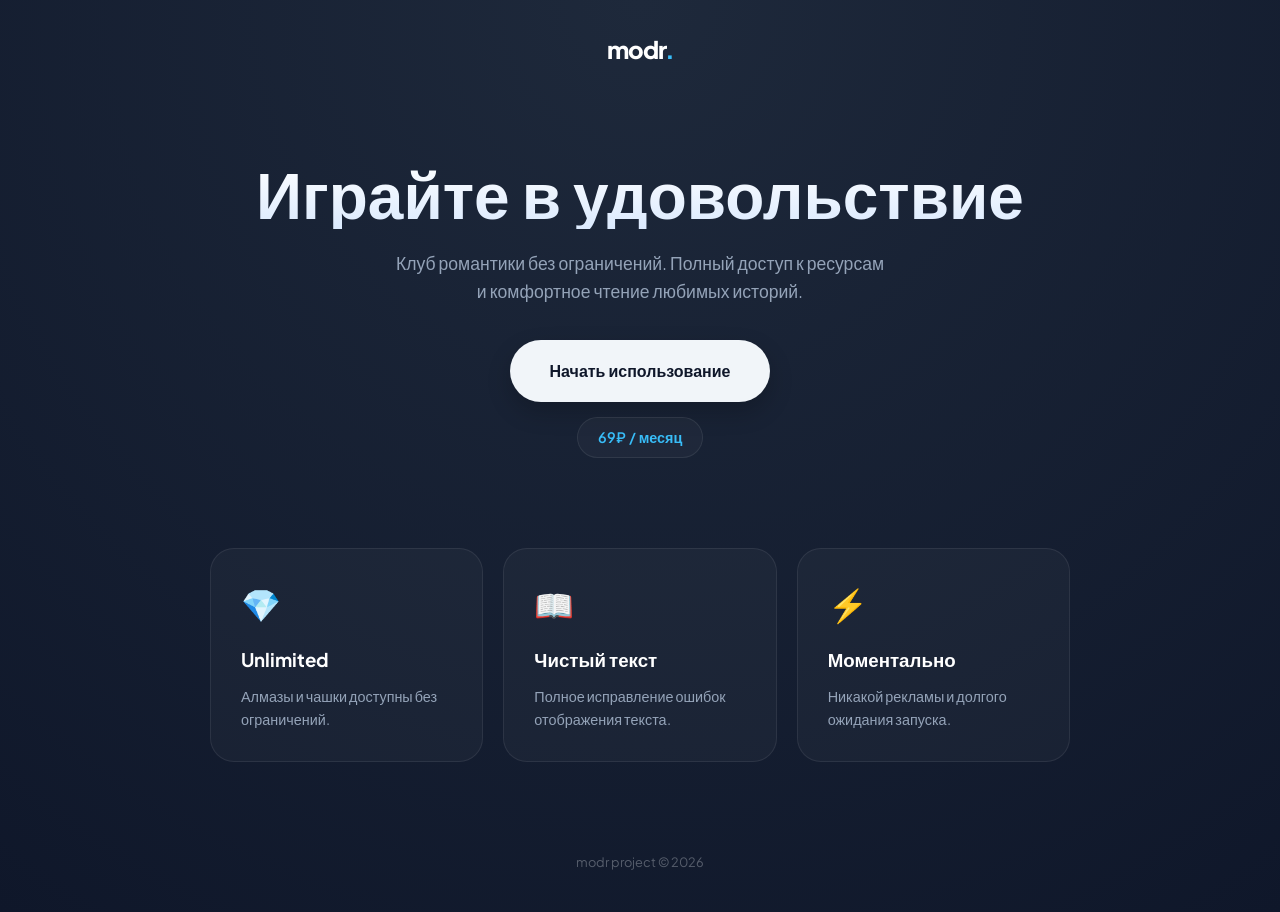
<file: index.html>
<!DOCTYPE html>
<html lang="ru">
<head>
    <meta charset="UTF-8">
    <meta name="viewport" content="width=device-width, initial-scale=1.0">
    <title>MODR | Главная</title>
    <link href="https://fonts.googleapis.com/css2?family=Plus+Jakarta+Sans:wght@300;400;600;800&display=swap" rel="stylesheet">
    <link rel="stylesheet" href="style.css">
</head>
<body>
    <header class="navbar">
        <div class="container">
            <a href="index.html" class="logo">modr<span>.</span></a>
        </div>
    </header>

    <main class="container">
        <section class="hero">
            <h1>Играйте в удовольствие</h1>
            <p>Клуб романтики без ограничений. Полный доступ к ресурсам и комфортное чтение любимых историй.</p>
            
            <div class="cta-wrapper">
                <a href="auth.html" class="btn-main">Начать использование</a>
                <div class="price-box">
                    <span class="price-text">69₽ / месяц</span>
                </div>
            </div>
        </section>

        <section class="features">
            <div class="card">
                <div class="icon">💎</div>
                <h3>Unlimited</h3>
                <p>Алмазы и чашки доступны без ограничений.</p>
            </div>
            <div class="card">
                <div class="icon">📖</div>
                <h3>Чистый текст</h3>
                <p>Полное исправление ошибок отображения текста.</p>
            </div>
            <div class="card">
                <div class="icon">⚡️</div>
                <h3>Моментально</h3>
                <p>Никакой рекламы и долгого ожидания запуска.</p>
            </div>
        </section>
    </main>

    <footer class="footer">
        <p>modr project &copy; 2026</p>
    </footer>
</body>
</html>
</file>
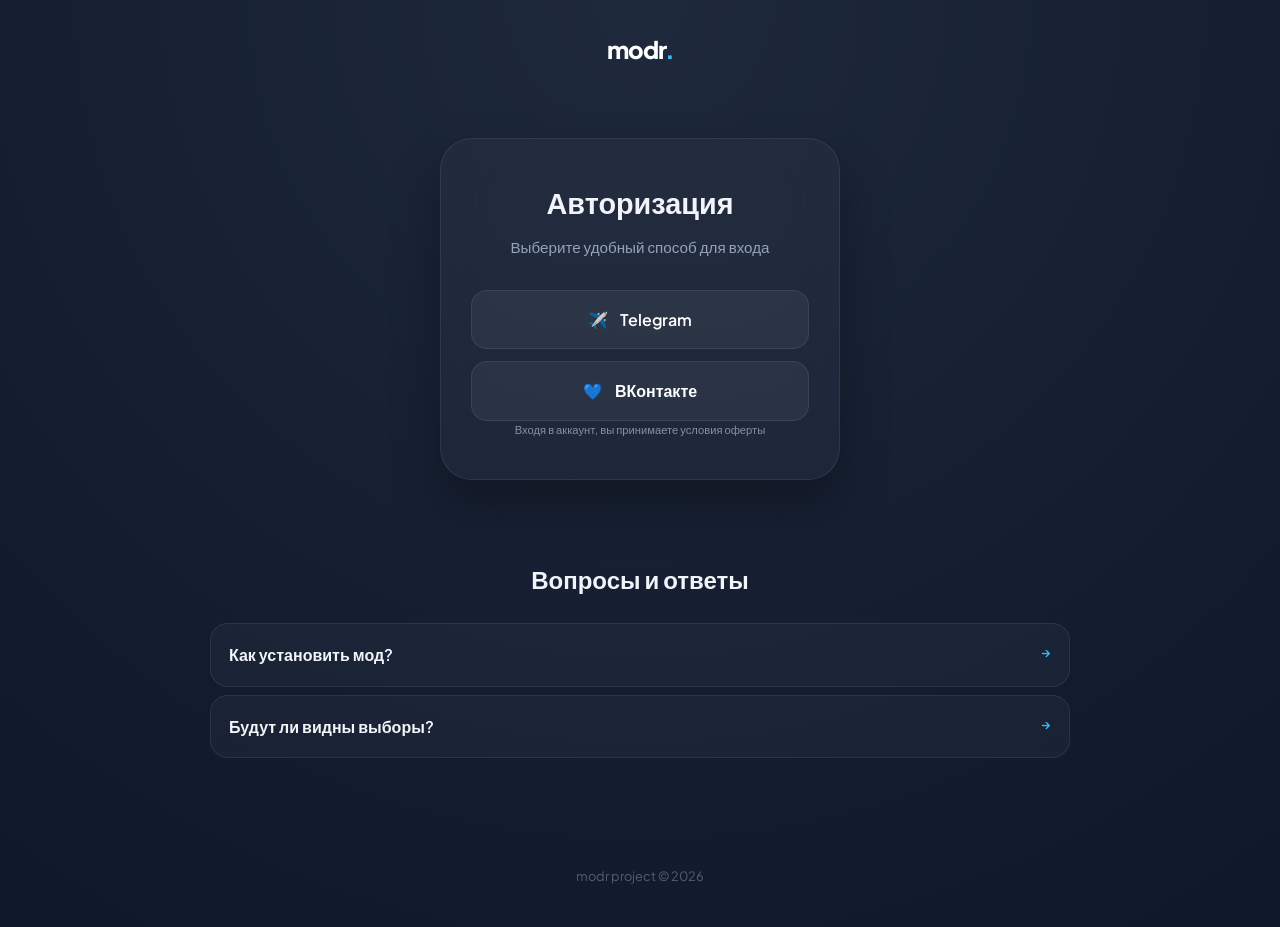
<file: auth.html>
<!DOCTYPE html>
<html lang="ru">
<head>
    <meta charset="UTF-8">
    <meta name="viewport" content="width=device-width, initial-scale=1.0">
    <title>Вход | MODR</title>
    <link href="https://fonts.googleapis.com/css2?family=Plus+Jakarta+Sans:wght@300;400;600;800&display=swap" rel="stylesheet">
    <link rel="stylesheet" href="style.css">
</head>
<body>
    <header class="navbar">
        <div class="container">
            <a href="index.html" class="logo">modr<span>.</span></a>
        </div>
    </header>

    <main class="container auth-page-main">
        <div class="auth-card">
            <h2>Авторизация</h2>
            <p class="auth-subtitle">Выберите удобный способ для входа</p>
            
            <div class="social-auth">
                <a href="cabinet.html" class="btn-social">
                    <span>✈️</span> Telegram
                </a>
                <a href="cabinet.html" class="btn-social">
                    <span>💙</span> ВКонтакте
                </a>
            </div>
            
            <p class="auth-note" style="font-size: 0.7rem; opacity: 0.5;">Входя в аккаунт, вы принимаете условия оферты</p>
        </div>
    </main>

    <section class="container faq-section">
        <h2 style="text-align: center; margin-bottom: 25px;">Вопросы и ответы</h2>
        <div class="faq-container">
            <details class="faq-item">
                <summary>Как установить мод?</summary>
                <div class="faq-content">Инструкция в личном кабинете после входа.</div>
            </details>
            <details class="faq-item">
                <summary>Будут ли видны выборы?</summary>
                <div class="faq-content">Да, все платные сцены разблокированы.</div>
            </details>
        </div>
    </section>

    <footer class="footer">
        <p>modr project &copy; 2026</p>
    </footer>
</body>
</html>
</file>
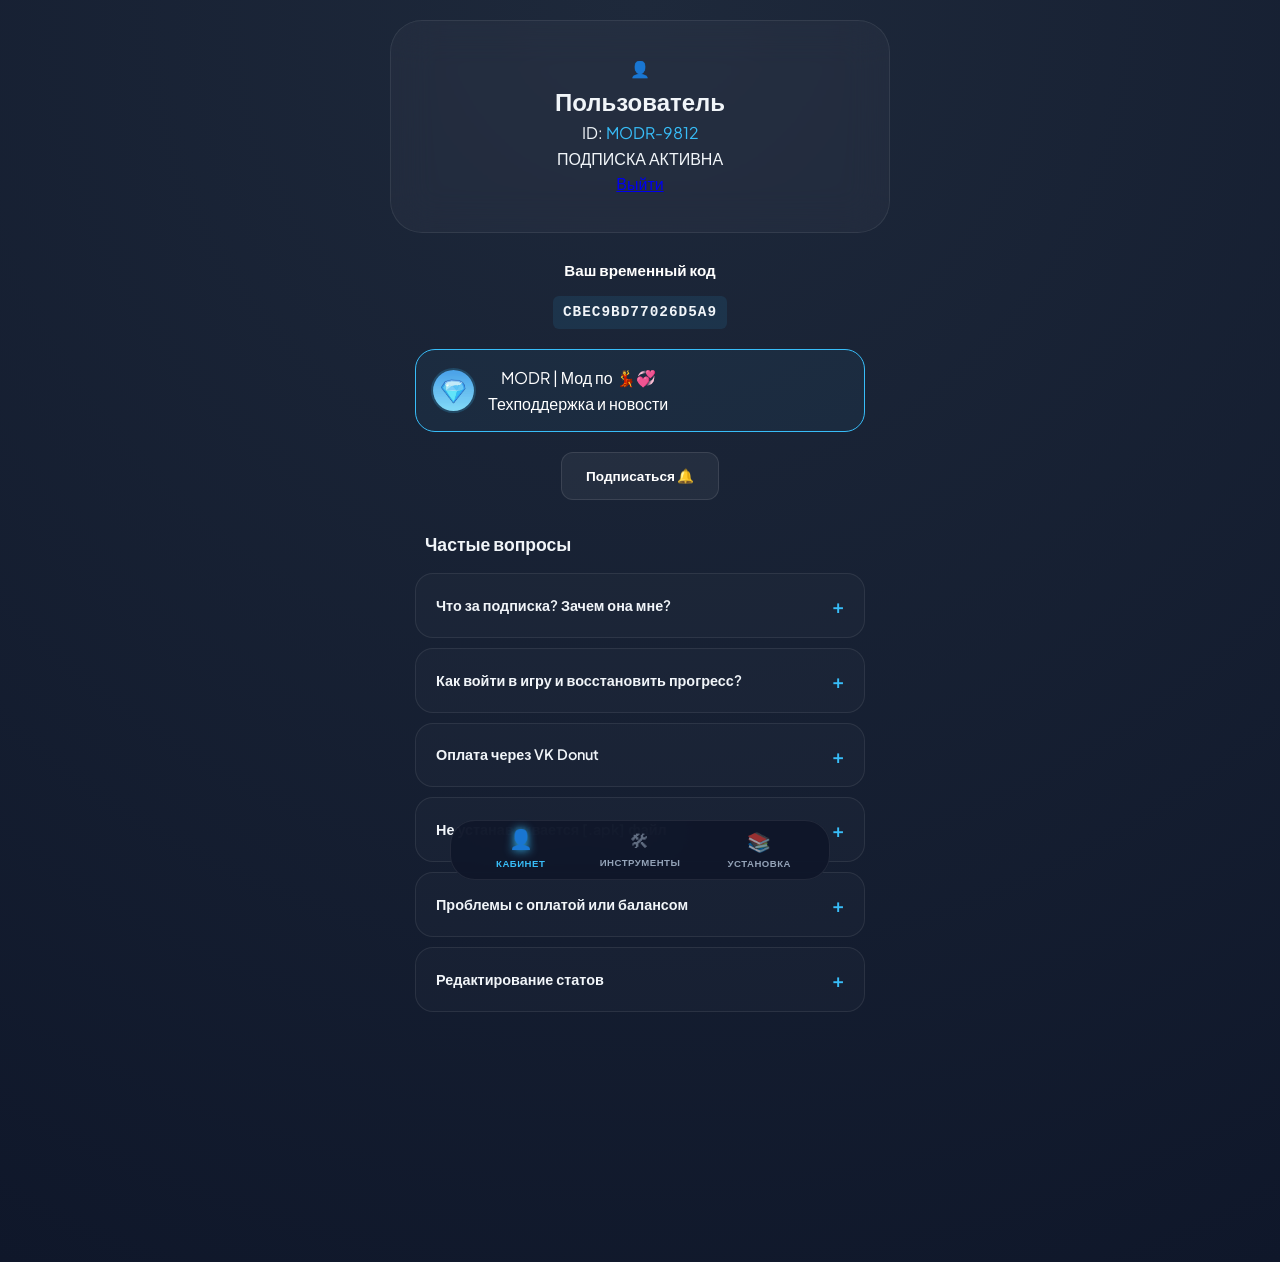
<file: cabinet.html>
<!DOCTYPE html>
<html lang="ru">
<head>
    <meta charset="UTF-8">
    <meta name="viewport" content="width=device-width, initial-scale=1.0, maximum-scale=1.0, user-scalable=no">
    <title>MODR | Панель Управления</title>
    <link href="https://fonts.googleapis.com/css2?family=Plus+Jakarta+Sans:wght@300;400;600;800&display=swap" rel="stylesheet">
    <link rel="stylesheet" href="style.css">
</head>
<body class="spa-body">

   <main class="container spa-content">
    
    <section id="view-profile" class="view active centered-view">
        <div class="profile-card premium-glass">
            <div class="user-info-vertical">
                <div class="avatar-large neon-border">👤</div>
                <div class="user-details-centered">
                    <h2>Пользователь</h2>
                    <p class="reg-date">ID: <span style="color:var(--accent);">MODR-9812</span></p>
                </div>
            </div>
            <div class="status-badge-neon">ПОДПИСКА АКТИВНА</div>
            <div class="auth-code-box neon-box">
                
            </div>
            <div class="nav-links">
                <a href="index.html" class="nav-link logout">Выйти</a>
            </div>
        </div>
                        <div class="step-text">
                            <h4>Ваш временный код</h4>
                            
                            <code class="neon-code ios-code">CBEC9BD77026D5A9</code>
                        </div>
        <a href="" class="tg-widget-premium neon-hover" target="_blank">
            <div class="tg-header">
                <img src="tgphoto.jpg" alt="TG" class="tg-avatar round-avatar">
                <div class="tg-meta">
                    <span class="tg-name">MODR | Мод по 💃💞</span>
                    <span class="tg-subscribers"><br>Техподдержка и новости</span>
                </div>
            </div>
           <a href="https://t.me/getmodr" class="btn-download android-btn dim">Подписаться 🔔</a>
        </a>

        <div class="faq-container-premium">
    <h3 class="faq-title">Частые вопросы</h3>

    <details class="faq-card">
        <summary>Что за подписка? Зачем она мне?</summary>
        <div class="faq-body">
            <p>Подписка — это месячный доступ к нашим сервисам за <b>69 рублей</b> (меньше 20 алмазов в магазине). Эти средства идут на поддержку мода и работу саппорта.</p>
            <p>Взамен вы целый месяц играете без рекламы и ожидания, не тратя время на фарм валюты.</p>
        </div>
    </details>

    <details class="faq-card">
        <summary>Как войти в игру и восстановить прогресс?</summary>
        <div class="faq-body">
            <ol class="faq-list">
                <li>Запустите приложение <b>modr.</b></li>
                <li>Раздел <b>Настройки</b> » Инструменты » <b>Быстрый вход</b>.</li>
                <li>Вставьте код: <code class="mini-code">CBEC9BD77026D5A9</code></li>
            </ol>
            <p>Для переноса из оригинала или файла используйте инструменты «Перенос из оригинала» или «Альтернативный перенос» в меню игры.</p>
        </div>
    </details>

    <details class="faq-card">
        <summary>Оплата через VK Donut</summary>
        <div class="faq-body">
            <p>Можно активировать <a href="#" class="faq-link">по этой ссылке</a>. Продление автоматическое, отмена в настройках VK.</p>
            <p class="warning-text">⚠️ Работает только при входе через ВКонтакте!</p>
        </div>
    </details>

    <details class="faq-card">
        <summary>Не устанавливается [.apk] файл</summary>
        <div class="faq-body">
            <ul class="faq-list">
                <li>Убедитесь, что свободно >1 ГБ места.</li>
                <li>Дайте разрешение на установку из неизвестных источников.</li>
                <li>Удалите старую версию мода (предварительно нажав "Выход" в меню для сохранения прогресса).</li>
                <li>Перезагрузите устройство.</li>
            </ul>
        </div>
    </details>


    <details class="faq-card">
        <summary>Проблемы с оплатой или балансом</summary>
        <div class="faq-body">
            <p>Средства могут идти до 1 часа. Если не пришли — пишите в поддержку, приложив квитанцию с почты.</p>
            <div class="support-links">
                <a href="https://vk.me/modr.club" class="sup-btn vk">VK Support</a>
                <a href="https://t.me/modrSupportBot" class="sup-btn tg">TG Support</a>
            </div>
        </div>
    </details>

    <details class="faq-card">
        <summary>Редактирование статов</summary>
        <div class="faq-body">
            <p>Редактор доступен в разделе <b>"Инструменты"</b>.</p>
        </div>
    </details>
</div>
    </section>

    <section id="view-editor" class="view centered-view">
        <h2 class="page-title-gradient">Инструменты</h2>
        <div class="placeholder-box-neon">
            🛠 Модуль инструментов в разработке. Ожидайте в следующем обновлении.
        </div>
    </section>

    <section id="view-instructions" class="view centered-view">
        <h2 class="page-title-gradient">Установка Мода</h2>
        
        <div class="platform-tabs-modern modern-glass">
            <button class="tab-btn-modern active" onclick="showPlatform('ios', this)">🍎 iOS</button>
            <button class="tab-btn-modern" onclick="showPlatform('android', this)">🤖 Android</button>
            <button class="tab-btn-modern" onclick="showPlatform('pc', this)">💻 PC</button>
        </div>

        <div class="instruction-display" style="width: 100%;">
            
            <div id="inst-ios" class="platform-view active">
                <div class="download-banner ios-blur neon-shadow-ios">
                    <span class="banner-title">Файл приложения</span>
                    <p>Понадобится неподписанный <b>[.ipa]</b> файл.</p>
                   <a href="#" class="btn-download android-btn dim">Скачать .ipa</a>
                </div>
                
                <div class="steps-grid">
                    <div class="styled-step ios-step">
                        <span class="step-icon">📦</span>
                        <div class="step-text">
                            <h4>Выбор метода</h4>
                            <p>Установите файл через ПК (AltStore, Sideloadly) или без ПК (Платные сертификаты Scarlet, Esign).</p>
                        </div>
                    </div>

                    <div class="styled-step ios-step">
                        <span class="step-icon">⚙️</span>
                        <div class="step-text">
                            <h4>Вход в меню</h4>
                            <p>Запустите игру » <b>Настройки</b> » Инструменты » <b>Быстрый вход</b>.</p>
                        </div>
                    </div>

                    <div class="code-step ios-step">
                        <span class="step-icon">🔑</span>
                        <div class="step-text">
                            <h4>Восстановление</h4>
                            <p>Вставьте ваш код и дождитесь перезагрузки.</p>
                            <code class="neon-code ios-code">CBEC9BD77026D5A9</code>
                        </div>
                    </div>
                </div>

                <div class="warning-box premium-glass neon-border-red">
                    <span class="warning-icon">⚠️ ВНИМАНИЕ</span>
                    <p>Никогда не входите в чужой Apple ID для установки — это мошенничество, ведущее к блокировке устройства!</p>
                </div>
            </div>
            

            <div id="inst-android" class="platform-view">
                <div class="download-banner android-blur neon-shadow-android">
                    <span class="banner-title">APK Мод</span>
                    <p>Скачайте последнюю версию для Android.</p>
                    <div class="btn-group">
                        <a href="#" class="btn-download android-btn dim">Скачать (Main)</a>
                        <a href="#" class="btn-download android-btn dim">Старые устройства</a>
                    </div>
                </div>

                <div class="steps-grid">
                    <div class="styled-step android-step">
                        <span class="step-icon">⬇️</span>
                        <div class="step-text">
                            <h4>Установка</h4>
                            <p>Откройте файл и подтвердите установку. Разрешите установку из неизвестных источников.</p>
                        </div>
                    </div>

                    <div class="styled-step android-step">
                        <span class="step-icon">⚙️</span>
                        <div class="step-text">
                            <h4>Авторизация</h4>
                            <p>Запустите игру » <b>Настройки</b> » Инструменты » <b>Быстрый вход</b>.</p>
                        </div>
                    </div>

                    <div class="code-step android-step">
                        <span class="step-icon">🔑</span>
                        <div class="step-text">
                            <h4>Восстановление</h4>
                            <p>Вставьте ваш код и дождитесь перезагрузки.</p>
                            <code class="neon-code android-code">CBEC9BD77026D5A9</code>
                        </div>
                    </div>
                </div>
            </div>

            <div id="inst-pc" class="platform-view">
                <div class="download-banner pc-blur neon-shadow-pc">
                    <span class="banner-title">Сборка для Windows</span>
                    <p>Мартовское обновление в архиве.</p>
                    <a href="#" class="btn-download android-btn dim">Скачать .ZIP архив</a>
                </div>

                <div class="steps-grid">
                    <div class="styled-step pc-step">
                        <span class="step-icon">📂</span>
                        <div class="step-text">
                            <h4>Распаковка</h4>
                            <p><b>Обязательно</b> распакуйте загруженный архив в любую папку на компьютере.</p>
                        </div>
                    </div>

                    <div class="styled-step pc-step">
                        <span class="step-icon">⚙️</span>
                        <div class="step-text">
                            <h4>Вход</h4>
                            <p>Запустите modr.exe » <b>Настройки</b> » Инструменты » <b>Быстрый вход</b>.</p>
                        </div>
                    </div>

                    <div class="code-step pc-step">
                        <span class="step-icon">🔑</span>
                        <div class="step-text">
                            <h4>Восстановление</h4>
                            <p>Вставьте ваш код и дождитесь перезагрузки.</p>
                            <code class="neon-code pc-code">CBEC9BD77026D5A9</code>
                        </div>
                    </div>
                </div>
            </div>
        </div>
    </section>
</main>

<nav class="bottom-nav modern-glass">
    <button class="nav-btn active" onclick="switchView('view-profile', this)">
        <span class="nav-icon">👤</span>
        <span class="nav-label">Кабинет</span>
    </button>
    <button class="nav-btn" onclick="switchView('view-editor', this)">
        <span class="nav-icon">🛠</span>
        <span class="nav-label">Инструменты</span>
    </button>
    <button class="nav-btn" onclick="switchView('view-instructions', this)">
        <span class="nav-icon">📚</span>
        <span class="nav-label">Установка</span>
    </button>
</nav>


<script>
    function switchView(viewId, btn) {
        document.querySelectorAll('.view').forEach(v => {
            v.style.display = 'none';
            v.classList.remove('active');
        });
        document.querySelectorAll('.nav-btn').forEach(b => b.classList.remove('active'));
        
        const target = document.getElementById(viewId);
        if(target) {
            target.style.display = 'flex';
            target.classList.add('active');
        }
        btn.classList.add('active');
        window.scrollTo(0,0);
    }

    function showPlatform(platformId, btn) {
        document.querySelectorAll('.platform-view').forEach(v => {
            v.style.display = 'none';
            v.classList.remove('active');
        });
        document.querySelectorAll('.tab-btn-modern').forEach(b => b.classList.remove('active'));
        
        const plat = document.getElementById('inst-' + platformId);
        if(plat) {
            plat.style.display = 'block';
            plat.classList.add('active');
        }
        btn.classList.add('active');
    }
</script>
</body>
</html>
</file>
<file: style.css>
/* --- ПЕРЕМЕННЫЕ И БАЗА --- */
:root {
    --deep-blue: #0f172a;
    --soft-blue: #dbeafe;
    --accent: #38bdf8;
    --text-main: #f1f5f9;
    --text-dim: #94a3b8;
    --glass: rgba(255, 255, 255, 0.03);
    --border: rgba(255, 255, 255, 0.08);
}

* {
    box-sizing: border-box;
    margin: 0;
    padding: 0;
}

body {
    background: radial-gradient(circle at top, #1e293b 0%, #0f172a 100%);
    color: var(--text-main);
    font-family: 'Plus Jakarta Sans', sans-serif;
    line-height: 1.6;
    min-height: 100vh;
    display: flex;
    flex-direction: column;
}

.container {
    max-width: 900px;
    margin: 0 auto;
    padding: 0 20px;
    width: 100%;
}

/* --- ШАПКА (HEADER) --- */
.navbar {
    padding: 30px 0;
    text-align: center;
}

.logo {
    font-size: 24px;
    font-weight: 800;
    color: #fff;
    text-decoration: none;
    letter-spacing: -1px;
}

.logo span { color: var(--accent); }

/* --- ГЛАВНАЯ СТРАНИЦА (INDEX) --- */
.hero {
    text-align: center;
    padding: 60px 0 40px;
}

.hero h1 {
    font-size: clamp(2.5rem, 8vw, 4rem);
    line-height: 1.1;
    font-weight: 800;
    background: linear-gradient(to bottom, #fff, var(--soft-blue));
    -webkit-background-clip: text;
    -webkit-text-fill-color: transparent;
    margin-bottom: 20px;
}

.hero p {
    color: var(--text-dim);
    font-size: 1.1rem;
    max-width: 500px;
    margin: 0 auto 35px;
}

.cta-wrapper {
    display: flex;
    flex-direction: column;
    align-items: center;
    gap: 15px;
}

.btn-main {
    background: var(--text-main);
    color: var(--deep-blue);
    padding: 18px 40px;
    border-radius: 50px;
    text-decoration: none;
    font-weight: 700;
    transition: 0.3s cubic-bezier(0.4, 0, 0.2, 1);
    box-shadow: 0 10px 25px rgba(0,0,0,0.2);
}

.btn-main:hover {
    background: var(--accent);
    transform: translateY(-3px);
    box-shadow: 0 15px 30px rgba(56, 189, 248, 0.3);
}

.price-box {
    background: var(--glass);
    border: 1px solid var(--border);
    padding: 8px 20px;
    border-radius: 100px;
    font-size: 0.9rem;
    color: var(--accent);
    font-weight: 600;
}

/* КАРТОЧКИ ПРЕИМУЩЕСТВ */
.features {
    display: grid;
    grid-template-columns: repeat(auto-fit, minmax(260px, 1fr));
    gap: 20px;
    margin: 50px 0;
}

.card {
    background: var(--glass);
    border: 1px solid var(--border);
    padding: 30px;
    border-radius: 24px;
    transition: 0.3s;
}

.card:hover {
    border-color: rgba(56, 189, 248, 0.3);
    background: rgba(255, 255, 255, 0.05);
}

.card .icon { font-size: 2rem; margin-bottom: 15px; display: block; }
.card h3 { margin-bottom: 10px; color: #fff; }
.card p { color: var(--text-dim); font-size: 0.9rem; }

/* --- СТРАНИЦА ВХОДА (AUTH) --- */
.auth-page-main {
    flex: 1;
    display: flex;
    align-items: center;
    justify-content: center;
    padding: 40px 20px;
}

.auth-card {
    background: var(--glass);
    backdrop-filter: blur(20px);
    border: 1px solid var(--border);
    padding: 40px 30px;
    border-radius: 32px;
    width: 100%;
    max-width: 400px;
    text-align: center;
    box-shadow: 0 25px 50px rgba(0,0,0,0.3);
}

.auth-card h2 { font-size: 1.8rem; font-weight: 800; margin-bottom: 10px; }
.auth-subtitle { color: var(--text-dim); font-size: 0.95rem; margin-bottom: 30px; }

.social-auth {
    display: flex;
    flex-direction: column;
    gap: 12px;
}

.btn-social {
    display: flex;
    align-items: center;
    justify-content: center;
    gap: 12px;
    padding: 16px;
    background: rgba(255, 255, 255, 0.05);
    border: 1px solid var(--border);
    border-radius: 16px;
    color: #fff;
    text-decoration: none;
    font-weight: 600;
    transition: 0.3s;
}

.btn-social:hover {
    background: #fff;
    color: var(--deep-blue);
    transform: scale(1.02);
}

/* --- CABINET / SPA СИСТЕМА --- */
.spa-body { padding-bottom: 120px; }
.view { display: none; width: 100%; max-width: 500px; margin: 0 auto; }
.view.active { display: flex; flex-direction: column; animation: fadeIn 0.4s ease-out forwards; }

@keyframes fadeIn {
    from { opacity: 0; transform: translateY(15px); }
    to { opacity: 1; transform: translateY(0); }
}

.centered-view { align-items: center; text-align: center; padding-top: 20px; }

.profile-card {
    background: var(--glass);
    backdrop-filter: blur(20px);
    border: 1px solid var(--border);
    padding: 35px 25px;
    border-radius: 32px;
    width: 100%;
    margin-bottom: 25px;
}

/* --- ВЛОЖЕННЫЕ ТАБЫ (ИНСТРУКЦИИ) --- */
.platform-tabs-modern {
    display: flex;
    gap: 6px;
    background: rgba(0,0,0,0.3);
    padding: 6px;
    border-radius: 20px;
    margin-bottom: 25px;
}

.tab-btn-modern {
    flex: 1;
    padding: 12px;
    border: none;
    border-radius: 15px;
    background: transparent;
    color: var(--text-dim);
    font-weight: 700;
    cursor: pointer;
}

.tab-btn-modern.active {
    background: var(--accent);
    color: var(--deep-blue);
}

/* --- НИЖНЯЯ ПАНЕЛЬ --- */
.bottom-nav {
    position: fixed;
    bottom: 25px;
    left: 50%;
    transform: translateX(-50%);
    width: calc(100% - 40px);
    max-width: 400px;
    background: rgba(15, 23, 42, 0.9);
    backdrop-filter: blur(20px);
    border: 1px solid var(--border);
    border-radius: 28px;
    display: flex;
    padding: 10px;
    z-index: 10000;
}

.nav-btn {
    background: none;
    border: none;
    color: var(--text-dim);
    display: flex;
    flex-direction: column;
    align-items: center;
    gap: 4px;
    flex: 1;
    cursor: pointer;
}

.nav-btn.active { color: var(--accent); }

/* --- FAQ --- */
.faq-section { margin-top: 40px; padding-bottom: 60px; }
.faq-item { background: var(--glass); border-radius: 18px; margin-bottom: 8px; border: 1px solid var(--border); }
.faq-item summary { padding: 18px; cursor: pointer; font-weight: 600; list-style: none; display: flex; justify-content: space-between; }
.faq-item summary::after { content: '→'; color: var(--accent); font-size: 0.8rem; }
.faq-content { padding: 0 18px 18px; color: var(--text-dim); font-size: 0.9rem; border-top: 1px solid var(--border); padding-top: 15px; }

/* --- ФУТЕР --- */
.footer {
    padding: 40px 0;
    text-align: center;
    opacity: 0.3;
    font-size: 0.8rem;
}
/* Исправление отображения секций */
.view {
    display: none; /* По умолчанию скрыто */
    flex-direction: column;
    align-items: center;
    width: 100%;
}

.view.active {
    display: flex; /* Показываем активную */
}

/* Исправление карточки ТГ */
.tg-widget-premium {
    display: flex !important; /* Гарантируем видимость */
    width: 100%;
    max-width: 450px;
    margin: 20px auto;
    padding: 20px;
    background: rgba(56, 189, 248, 0.05);
    border: 1px solid var(--accent);
    border-radius: 24px;
    text-decoration: none;
    color: white;
}

/* Исправление вложенных инструкций */
.platform-view {
    display: none; /* Скрываем все платформы */
    width: 100%;
    animation: fadeIn 0.3s ease;
}

.platform-view.active {
    display: block; /* Показываем только активную платформу */
}

/* Стили вкладок */
.platform-tabs-modern {
    display: flex;
    width: 100%;
    max-width: 450px;
    gap: 5px;
    background: rgba(0,0,0,0.2);
    padding: 5px;
    border-radius: 18px;
    margin-bottom: 20px;
}

.tab-btn-modern {
    flex: 1;
    border: none;
    padding: 10px;
    border-radius: 14px;
    background: transparent;
    color: var(--text-dim);
    font-weight: 700;
    cursor: pointer;
}

.tab-btn-modern.active {
    background: var(--accent);
    color: var(--deep-blue);
}

/* --- ФИКС АВАТАРКИ ТГ --- */
.tg-avatar {
    width: 50px !important;
    height: 50px !important;
    border-radius: 50% !important; /* Делает кругом */
    object-fit: cover !important;  /* Чтобы фото не растягивалось */
    display: block;
    border: 2px solid rgba(255, 255, 255, 0.1);
}

.tg-header {
    display: flex;
    align-items: center;
    gap: 15px;
}

/* --- ФИКС SPA (Отображение секций) --- */
.view {
    display: none; /* Скрываем всё по умолчанию */
    width: 100%;
    flex-direction: column;
    align-items: center;
}

.view.active {
    display: flex !important; /* Показываем только активную */
    animation: fadeIn 0.4s ease-out;
}

/* Инструкции внутри SPA */
.platform-view {
    display: none; 
    width: 100%;
}

.platform-view.active {
    display: block !important;
}

/* Фикс для центрирования в кабинете */
.centered-view {
    text-align: center;
    padding-top: 20px;
}

/* Чтобы контент не прилипал к краям на мобилках */
.spa-content {
    padding-bottom: 120px; 
}

@keyframes fadeIn {
    from { opacity: 0; transform: translateY(10px); }
    to { opacity: 1; transform: translateY(0); }
}
/* --- КРИТИЧЕСКИЕ ФИКСЫ КАБИНЕТА --- */

/* 1. Аватарка в ТГ (теперь точно круг и маленькая) */
.tg-avatar {
    width: 45px !important;
    height: 45px !important;
    border-radius: 50% !important;
    object-fit: cover !important;
    flex-shrink: 0;
    border: 2px solid rgba(56, 189, 248, 0.2);
}

/* 2. SPA Режим (чтобы ничего не накладывалось) */
.view {
    display: none; /* Скрыто по умолчанию */
    width: 100%;
    flex-direction: column;
    align-items: center;
}

.view.active {
    display: flex !important; /* Показываем только активную секцию */
}

/* 3. Инструкции внутри Инфо */
.platform-view {
    display: none;
    width: 100%;
}

.platform-view.active {
    display: block !important;
}

/* 4. Карточка ТГ (стили для видимости) */
.tg-widget-premium {
    display: flex !important;
    width: 100%;
    max-width: 450px;
    margin: 20px auto;
    background: rgba(56, 189, 248, 0.05);
    border: 1px solid var(--accent);
    border-radius: 20px;
    padding: 15px;
    text-decoration: none;
    align-items: center;
    justify-content: space-between;
    transition: 0.3s;
}

.tg-header {
    display: flex;
    align-items: center;
    gap: 12px;
}

/* 5. Нижняя панель (чтобы не пропадала) */
.bottom-nav {
    position: fixed;
    bottom: 20px;
    left: 50%;
    transform: translateX(-50%);
    z-index: 9999;
    width: calc(100% - 40px);
    max-width: 400px;
    background: rgba(15, 23, 42, 0.95);
    backdrop-filter: blur(20px);
    border: 1px solid var(--border);
}
.page-title-gradient {
    text-align: center; font-size: 1.8rem; font-weight: 800; margin: 30px 0;
    background: linear-gradient(to right, #fff, var(--accent));
    -webkit-background-clip: text; -webkit-text-fill-color: transparent;
}

.platform-tabs-modern { display: flex; gap: 5px; padding: 6px; border-radius: 20px; margin-bottom: 30px; width: 100%; max-width: 400px; margin: 0 auto 30px;}
.tab-btn-modern { flex: 1; padding: 12px; border: none; border-radius: 15px; background: transparent; color: var(--text-dim); font-weight: 700; font-size: 0.8rem; cursor: pointer; transition: 0.3s;}
.tab-btn-modern.active { background: var(--accent); color: var(--deep-blue); box-shadow: 0 4px 10px rgba(56, 189, 248, 0.3); }

/* Платформенные вьюшки */
.platform-view { display: none; width: 100%; }
.platform-view.active { display: block; }

/* Баннер скачивания */
.download-banner {
    padding: 30px 20px; border-radius: 25px; margin-bottom: 25px;
    border: 1px solid rgba(255,255,255,0.05); text-align: left; position: relative; overflow: hidden;
}
.banner-title { display: block; font-size: 0.75rem; font-weight: 800; text-transform: uppercase; color: #fff; letter-spacing: 1px; margin-bottom: 5px; opacity: 0.6;}
.download-banner p { font-size: 0.95rem; color: #fff; margin-bottom: 20px;}

/* Блюр фоны */
.ios-blur { background: linear-gradient(135deg, rgba(56, 189, 248, 0.15), rgba(15, 23, 42, 0.6));}
.android-blur { background: linear-gradient(135deg, rgba(164, 198, 57, 0.15), rgba(15, 23, 42, 0.6));}
.pc-blur { background: linear-gradient(135deg, rgba(255, 255, 255, 0.05), rgba(15, 23, 42, 0.6));}

/* Неоновые тени */
.neon-shadow-ios { border-color: rgba(56, 189, 248, 0.3); box-shadow: 0 10px 30px rgba(56, 189, 248, 0.15); }
.neon-shadow-android { border-color: rgba(164, 198, 57, 0.3); box-shadow: 0 10px 30px rgba(164, 198, 57, 0.15); }
.neon-shadow-pc { border-color: rgba(255, 255, 255, 0.1); box-shadow: 0 10px 30px rgba(255, 255, 255, 0.05); }

/* Кнопки скачивания */
.btn-group { display: flex; flex-wrap: wrap; gap: 10px;}
.btn-download {
    display: inline-block; padding: 12px 24px; border-radius: 12px;
    text-decoration: none; font-weight: 700; font-size: 0.85rem; transition: 0.3s;
}
.ios-btn { background: var(--neon-ios); color: var(--deep-blue); }
.android-btn { background: var(--neon-android); color: var(--deep-blue); }
.pc-btn { background: var(--neon-pc); color: var(--deep-blue); }
.btn-download:hover { transform: translateY(-2px) scale(1.02); filter: brightness(1.1); }
.btn-download.dim { background: rgba(255,255,255,0.05); color: #fff; border: 1px solid rgba(255,255,255,0.1);}

/* Сетки шагов */
.steps-grid { display: flex; flex-direction: column; gap: 12px; margin-bottom: 30px; width: 100%;}

/* Стили карточек шагов */
.styled-step, .code-step {
    display: flex; align-items: flex-start; gap: 18px; padding: 20px;
    background: rgba(255,255,255,0.01); border: 1px solid var(--border); border-radius: 20px;
    transition: 0.3s ease; text-align: left;
}
.styled-step:hover, .code-step:hover { background: rgba(255,255,255,0.02); border-color: rgba(255,255,255,0.1); transform: translateX(3px);}

.step-icon { font-size: 1.5rem; line-height: 1; flex-shrink: 0; padding-top: 2px;}

.step-text h4 { font-size: 0.95rem; color: #fff; margin-bottom: 4px;}
.step-text p { font-size: 0.85rem; color: var(--text-dim); }
.step-text b { color: #fff; font-weight: 600; }

/* Акцентные границы шагов */
.ios-step { border-left: 2px solid var(--neon-ios); }
.android-step { border-left: 2px solid var(--neon-android); }
.pc-step { border-left: 2px solid var(--neon-pc); }

/* Шаг с кодом */
.code-step { border-color: var(--border); }
.code-step.ios-step { border-color: var(--neon-ios); box-shadow: inset 0 0 15px rgba(56, 189, 248, 0.05); }
.code-step.android-step { border-color: var(--neon-android); box-shadow: inset 0 0 15px rgba(164, 198, 57, 0.05); }
.code-step.pc-step { border-color: var(--neon-pc); box-shadow: inset 0 0 15px rgba(255, 255, 255, 0.05); }

/* Неоновый код */
.neon-code {
    display: inline-block; font-family: monospace; font-size: 0.9rem; font-weight: 800;
    margin-top: 10px; padding: 5px 10px; border-radius: 6px; letter-spacing: 1px;
    animation: neonPulse 2s infinite;
}
.ios-code { color: var(--neon-ios); background: rgba(56, 189, 248, 0.1); }
.android-code { color: var(--neon-android); background: rgba(164, 198, 57, 0.1); }
.pc-code { color: var(--neon-pc); background: rgba(255, 255, 255, 0.05); }

/* Блок предупреждения */
.warning-box { margin: 30px 0; display: flex; flex-direction: column; gap: 10px; padding: 25px; text-align: left;}
.warning-icon { font-weight: 800; font-size: 0.8rem; text-transform: uppercase; color: var(--neon-red); letter-spacing: 1px;}
.warning-box p { font-size: 0.8rem; color: var(--text-dim); }
.neon-border-red { border: 1px solid rgba(239, 68, 68, 0.3); box-shadow: 0 0 20px rgba(239, 68, 68, 0.15); }

/* РЕДАКТОР НЕОН */
.placeholder-box-neon {
    padding: 50px; border: 2px dashed rgba(255,255,255,0.1); border-radius: 20px;
    color: var(--text-dim); text-align: center; margin: 40px 0; font-size: 0.9rem;
}

/* --- BOTTOM NAV (SPA Панель) --- */
.bottom-nav {
    position: fixed; bottom: 20px; left: 50%; transform: translateX(-50%);
    width: calc(100% - 30px); max-width: 380px; border-radius: 25px;
    display: flex; justify-content: space-around; padding: 10px; z-index: 10000;
}
.nav-btn { background: none; border: none; color: var(--text-dim); display: flex; flex-direction: column; align-items: center; gap: 4px; flex: 1; cursor: pointer; transition: 0.3s; }
.nav-icon { font-size: 1.2rem; opacity: 0.6; transition: 0.3s; }
.nav-label { font-size: 0.6rem; font-weight: 800; text-transform: uppercase; letter-spacing: 0.5px; }

.nav-btn.active { color: var(--accent); }
.nav-btn.active .nav-icon { opacity: 1; transform: translateY(-3px); filter: drop-shadow(0 0 5px var(--accent)); }
/* --- СТИЛИ FAQ ДЛЯ КАБИНЕТА --- */
.faq-container-premium {
    width: 100%;
    max-width: 450px;
    margin-top: 30px;
    text-align: left;
}

.faq-title {
    font-size: 1.1rem;
    font-weight: 800;
    margin-bottom: 15px;
    padding-left: 10px;
    color: var(--text-main);
}

.faq-card {
    background: rgba(255, 255, 255, 0.02);
    border: 1px solid var(--border);
    border-radius: 18px;
    margin-bottom: 10px;
    overflow: hidden;
    transition: 0.3s;
}

.faq-card[open] {
    background: rgba(255, 255, 255, 0.04);
    border-color: rgba(56, 189, 248, 0.2);
}

.faq-card summary {
    padding: 16px 20px;
    list-style: none;
    cursor: pointer;
    font-size: 0.9rem;
    font-weight: 600;
    display: flex;
    justify-content: space-between;
    align-items: center;
}

.faq-card summary::after {
    content: '+';
    color: var(--accent);
    font-size: 1.2rem;
    transition: 0.3s;
}

.faq-card[open] summary::after {
    transform: rotate(45deg);
    color: #f87171;
}

.faq-body {
    padding: 0 20px 20px;
    font-size: 0.85rem;
    color: var(--text-dim);
    line-height: 1.5;
    border-top: 1px solid rgba(255,255,255,0.05);
    padding-top: 15px;
}

.faq-body b { color: #fff; }
.faq-list { padding-left: 18px; margin: 10px 0; }
.faq-list li { margin-bottom: 5px; }

.mini-code {
    background: rgba(0,0,0,0.3);
    padding: 2px 6px;
    border-radius: 5px;
    color: var(--accent);
    font-family: monospace;
}

.faq-link { color: var(--accent); text-decoration: none; font-weight: 700; }
.warning-text { color: #fbbf24; font-size: 0.75rem; margin-top: 10px; }

.support-links { display: flex; gap: 10px; margin-top: 15px; }
.sup-btn {
    flex: 1; padding: 10px; border-radius: 10px; text-align: center;
    text-decoration: none; font-size: 0.8rem; font-weight: 700;
}
.sup-btn.vk { background: #0077ff; color: #fff; }
.sup-btn.tg { background: #229ed9; color: #fff; }
</file>
